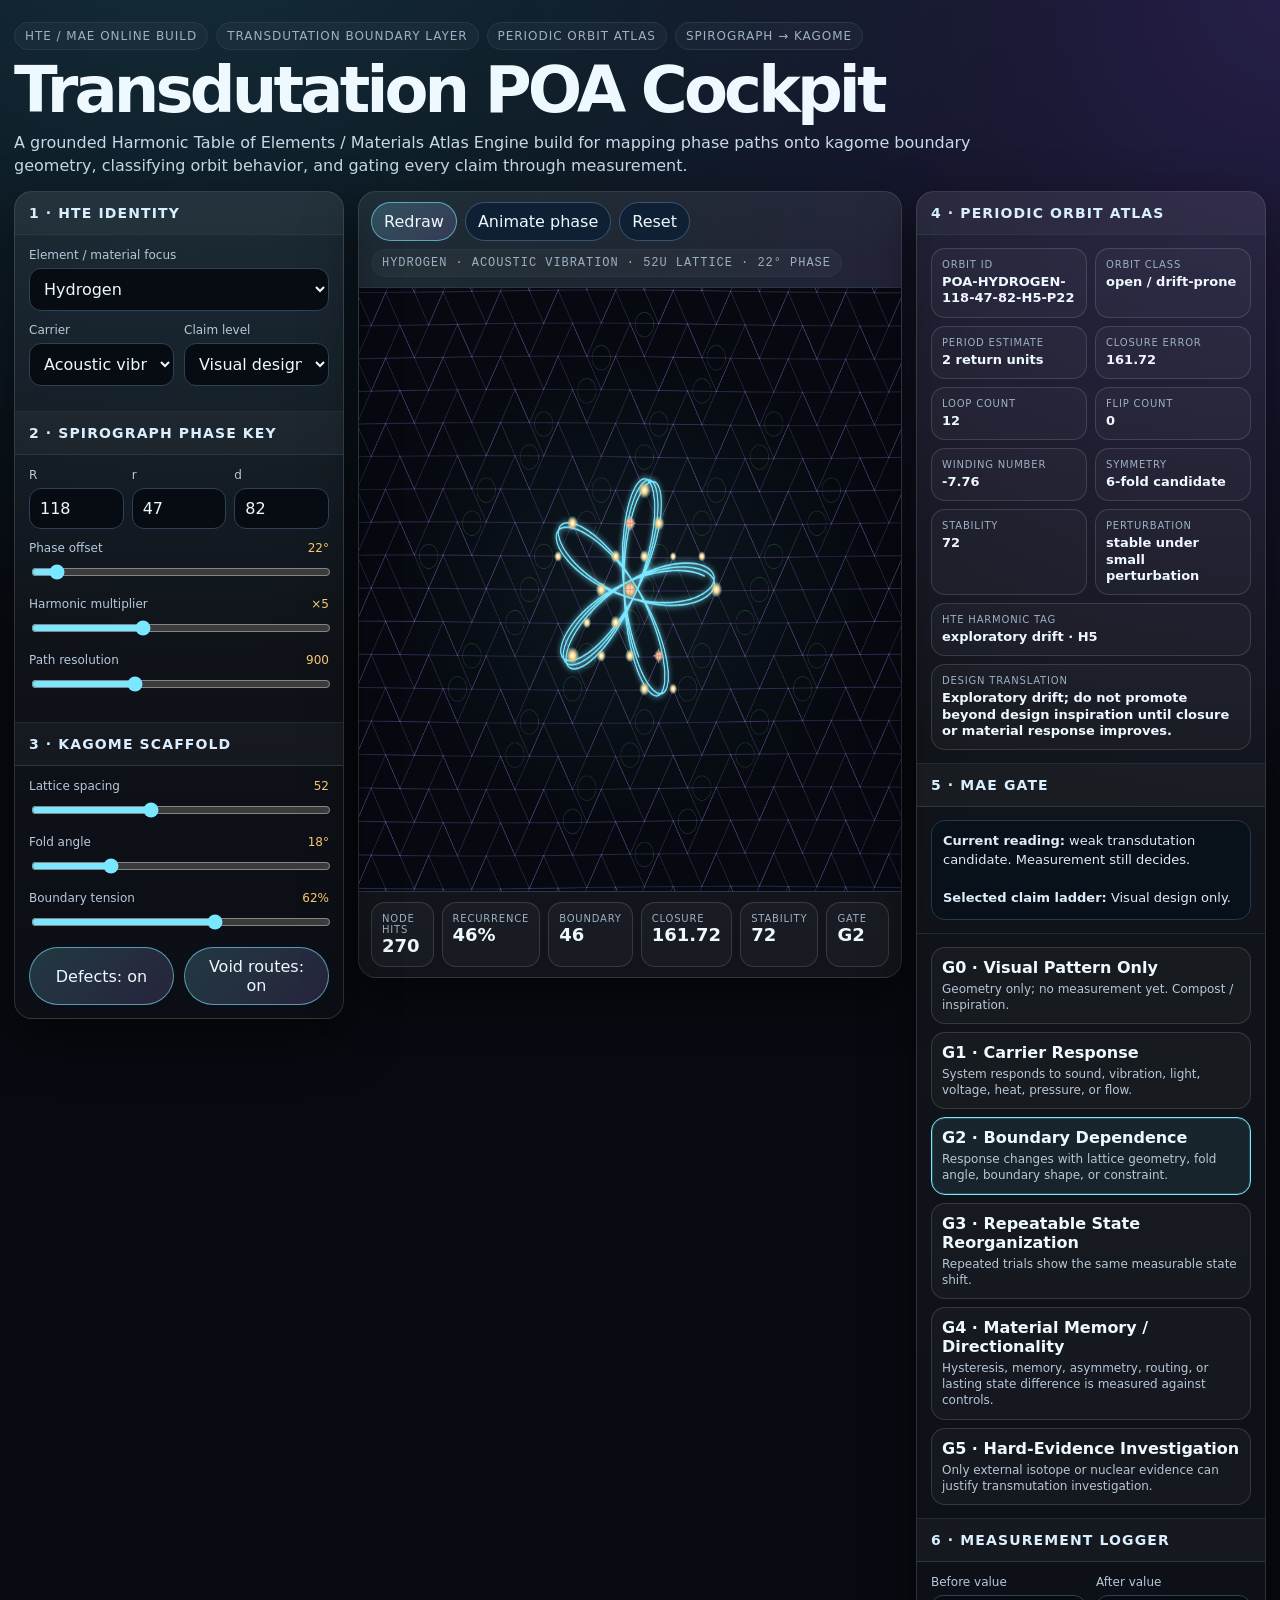
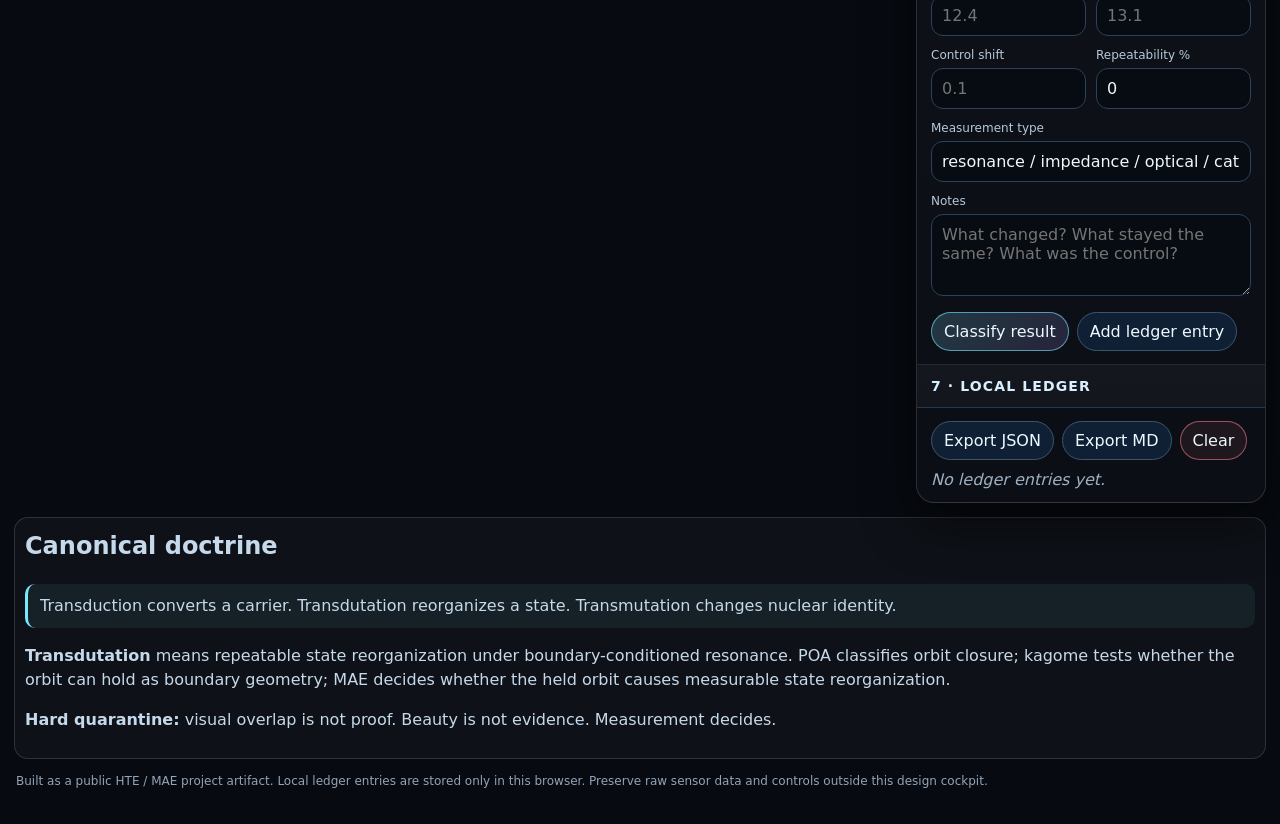
<file: index.html>
<!doctype html>
<html lang="en">
<head>
<meta charset="utf-8" />
<meta name="viewport" content="width=device-width,initial-scale=1,viewport-fit=cover" />
<title>HTE / MAE — Transdutation POA Cockpit</title>
<link rel="stylesheet" href="styles.css" />
</head>
<body>
<div class="wrap">
<header>
<div class="chips"><span class="chip">HTE / MAE online build</span><span class="chip">Transdutation Boundary Layer</span><span class="chip">Periodic Orbit Atlas</span><span class="chip">Spirograph → Kagome</span></div>
<h1>Transdutation POA Cockpit</h1>
<p class="sub">A grounded Harmonic Table of Elements / Materials Atlas Engine build for mapping phase paths onto kagome boundary geometry, classifying orbit behavior, and gating every claim through measurement.</p>
</header>
<main class="grid">
<aside class="card sticky">
<h2>1 · HTE identity</h2><div class="section">
<div class="control"><label>Element / material focus</label><select id="material"><option>Hydrogen</option><option>Carbon</option><option>Silicon</option><option>Nickel</option><option>Platinum</option><option>Copper</option><option>Iron</option><option>Water film</option><option>Graphene</option><option>Piezo ceramic</option><option>Catalytic alloy</option><option>Custom material</option></select></div>
<div class="control" id="customWrap" style="display:none"><label>Custom material</label><input id="custom" value="My material"></div>
<div class="row"><div class="control"><label>Carrier</label><select id="carrier"><option>Acoustic vibration</option><option>Mechanical pressure</option><option>Light / optical pulse</option><option>Weak EM field</option><option>Thermal gradient</option><option>Pulsed voltage</option><option>Fluid flow</option></select></div><div class="control"><label>Claim level</label><select id="claim"><option>Visual design only</option><option>Carrier response</option><option>Boundary-dependent response</option><option>State reorganization</option><option>Material memory</option><option>Nuclear evidence required</option></select></div></div>
</div>
<h2>2 · Spirograph phase key</h2><div class="section">
<div class="row3"><div class="control"><label>R</label><input id="R" type="number" min="20" max="260" value="118"></div><div class="control"><label>r</label><input id="r" type="number" min="8" max="160" value="47"></div><div class="control"><label>d</label><input id="d" type="number" min="5" max="180" value="82"></div></div>
<div class="control"><div class="rangehead"><label>Phase offset</label><span class="val" id="vPhase"></span></div><input id="phase" type="range" min="0" max="360" value="22"></div>
<div class="control"><div class="rangehead"><label>Harmonic multiplier</label><span class="val" id="vH"></span></div><input id="harmonic" type="range" min="1" max="12" value="5"></div>
<div class="control"><div class="rangehead"><label>Path resolution</label><span class="val" id="vSamples"></span></div><input id="samples" type="range" min="240" max="2200" step="20" value="900"></div>
</div>
<h2>3 · Kagome scaffold</h2><div class="section">
<div class="control"><div class="rangehead"><label>Lattice spacing</label><span class="val" id="vSpacing"></span></div><input id="spacing" type="range" min="26" max="92" value="52"></div>
<div class="control"><div class="rangehead"><label>Fold angle</label><span class="val" id="vFold"></span></div><input id="fold" type="range" min="0" max="72" value="18"></div>
<div class="control"><div class="rangehead"><label>Boundary tension</label><span class="val" id="vTension"></span></div><input id="tension" type="range" min="0" max="100" value="62"></div>
<div class="row"><button id="defects" class="primary" type="button">Defects: on</button><button id="voids" class="primary" type="button">Void routes: on</button></div>
</div></aside>
<section class="card vizcard"><div class="vizbar"><div class="btns"><button id="redraw" class="primary" type="button">Redraw</button><button id="animate" type="button">Animate phase</button><button id="reset" type="button">Reset</button></div><span class="chip mono" id="readout">mode pending</span></div><canvas id="cv" width="980" height="820"></canvas><div class="metrics"><div class="metric"><small>Node hits</small><b id="mHits">0</b></div><div class="metric"><small>Recurrence</small><b id="mRec">0%</b></div><div class="metric"><small>Boundary</small><b id="mBoundary">0</b></div><div class="metric"><small>Closure</small><b id="mClosure">0</b></div><div class="metric"><small>Stability</small><b id="mStability">0</b></div><div class="metric"><small>Gate</small><b id="mGate">G0</b></div></div></section>
<aside class="card sticky"><h2>4 · Periodic Orbit Atlas</h2><div class="section"><div class="atlas"><div class="atlasbox"><small>Orbit ID</small><b id="oId">—</b></div><div class="atlasbox"><small>Orbit class</small><b id="oClass">—</b></div><div class="atlasbox"><small>Period estimate</small><b id="oPeriod">—</b></div><div class="atlasbox"><small>Closure error</small><b id="oClosure">—</b></div><div class="atlasbox"><small>Loop count</small><b id="oLoops">—</b></div><div class="atlasbox"><small>Flip count</small><b id="oFlips">—</b></div><div class="atlasbox"><small>Winding number</small><b id="oWinding">—</b></div><div class="atlasbox"><small>Symmetry</small><b id="oSym">—</b></div><div class="atlasbox"><small>Stability</small><b id="oStab">—</b></div><div class="atlasbox"><small>Perturbation</small><b id="oPert">—</b></div><div class="atlasbox wide"><small>HTE harmonic tag</small><b id="oTag">—</b></div><div class="atlasbox wide"><small>Design translation</small><b id="oTrans">—</b></div></div></div>
<h2>5 · MAE gate</h2><div class="section"><div class="claim" id="claimText"></div></div><div class="section gate" id="gateList"></div>
<h2>6 · Measurement logger</h2><div class="section"><div class="row"><div class="control"><label>Before value</label><input id="before" type="number" step="any" placeholder="12.4"></div><div class="control"><label>After value</label><input id="after" type="number" step="any" placeholder="13.1"></div></div><div class="row"><div class="control"><label>Control shift</label><input id="control" type="number" step="any" placeholder="0.1"></div><div class="control"><label>Repeatability %</label><input id="repeat" type="number" min="0" max="100" value="0"></div></div><div class="control"><label>Measurement type</label><input id="measure" value="resonance / impedance / optical / catalytic / acoustic"></div><div class="control"><label>Notes</label><textarea id="notes" placeholder="What changed? What stayed the same? What was the control?"></textarea></div><div class="btns"><button id="classify" class="primary" type="button">Classify result</button><button id="addLog" type="button">Add ledger entry</button></div></div>
<h2>7 · Local ledger</h2><div class="section"><div class="btns" style="margin-bottom:10px"><button id="exportJson">Export JSON</button><button id="exportMd">Export MD</button><button id="clearLog" class="warn">Clear</button></div><div class="loglist" id="logList"><span class="empty">No ledger entries yet.</span></div></div></aside>
</main>
<section class="doctrine"><h2 style="margin-top:0">Canonical doctrine</h2><blockquote>Transduction converts a carrier. Transdutation reorganizes a state. Transmutation changes nuclear identity.</blockquote><p><b>Transdutation</b> means repeatable state reorganization under boundary-conditioned resonance. POA classifies orbit closure; kagome tests whether the orbit can hold as boundary geometry; MAE decides whether the held orbit causes measurable state reorganization.</p><p><b>Hard quarantine:</b> visual overlap is not proof. Beauty is not evidence. Measurement decides.</p></section>
<p class="foot">Built as a public HTE / MAE project artifact. Local ledger entries are stored only in this browser. Preserve raw sensor data and controls outside this design cockpit.</p>
</div>
<script src="app.js"></script>
</body>
</html>
</file>
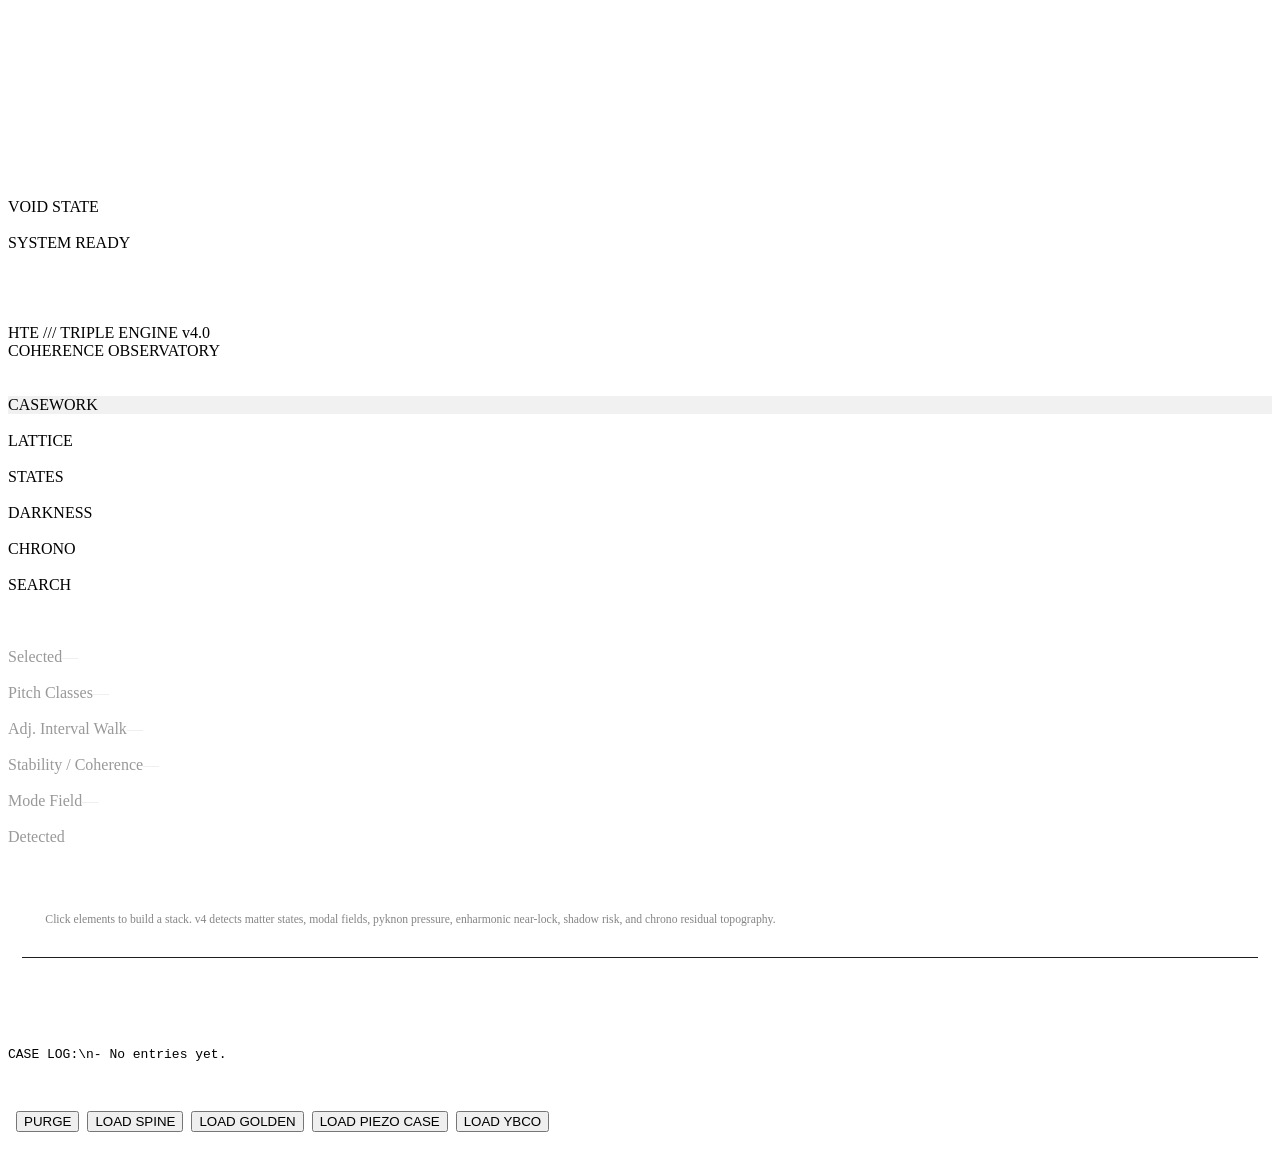
<file: HTE4_observatory.html>
﻿<!DOCTYPE html><html lang="en"><head>  <meta charset="UTF-8" />  <meta name="viewport" content="width=device-width, initial-scale=1.0" />  <title>HTE /// TRIPLE ENGINE v4.0 OBSERVATORY</title>  <style>    :root{      --bg:#030303;      --panel:#070707;      --panel2:#0c0c0c;      --ink:#e5e5e5;      --muted:#7d7d7d;      --line:#202020;      --gold:#ffd700;      --shadow:#a020f0;      --plasma:#00e5ff;      --armor:#ff3b3b;      --piezo:#7cff00;      --fifth:#00bfff;      --dorian:#55ffaa;      --phrygian:#ff5555;      --lydian:#c8ff7a;      --locrian:#ff00aa;      --chrono:#8ab4ff;      --dark:#6b38ff;      --hot:#ffffff;    }*{box-sizing:border-box}
body{  margin:0;  height:100vh;  display:flex;  overflow:hidden;  background:    radial-gradient(1000px 800px at 30% 45%, #0e0e12 0%, #050505 58%, #000 100%);  color:var(--ink);  font-family:ui-monospace, SFMono-Regular, Menlo, Monaco, Consolas, "Courier New", monospace;}
#left{  width:60%;  position:relative;  display:flex;  align-items:center;  justify-content:center;  border-right:1px solid var(--line);  overflow:hidden;}
#right{  width:40%;  background:var(--panel);  display:flex;  flex-direction:column;  min-width:420px;}
canvas{  width:min(88%, 820px);  height:min(88%, 820px);  border:1px solid #151515;  background:#000;  box-shadow:    0 0 90px rgba(255,255,255,0.045),    inset 0 0 60px rgba(255,255,255,0.025);}
#hud{  position:absolute;  bottom:20px;  width:100%;  text-align:center;  pointer-events:none;}
#hudTitle{  font-size:2.05rem;  font-weight:900;  letter-spacing:1px;  color:#666;  text-shadow:0 0 18px currentColor;}
#hudSub{  margin-top:8px;  font-size:0.76rem;  letter-spacing:3px;  text-transform:uppercase;  color:#777;}
#topbar{  padding:14px 14px 10px;  background:#050505;  border-bottom:1px solid var(--line);  display:flex;  justify-content:space-between;  gap:12px;  align-items:center;}
.brand{  font-size:0.88rem;  letter-spacing:2px;  color:#aaa;  text-transform:uppercase;  font-weight:900;  line-height:1.25;}
.tabs{  display:flex;  flex-wrap:wrap;  justify-content:flex-end;  gap:6px;}
.tab{  padding:7px 9px;  border:1px solid #222;  border-radius:10px;  background:#0b0b0b;  color:#bdbdbd;  cursor:pointer;  font-size:0.68rem;  letter-spacing:1px;  text-transform:uppercase;  font-weight:900;  transition:120ms;  user-select:none;}
.tab:hover{border-color:#444;color:#fff;background:#121212}.tab.active{border-color:#fff;color:#000;background:#f1f1f1}
#summary{  padding:12px 14px;  border-bottom:1px solid var(--line);  display:grid;  gap:8px;  background:#060606;}
.row{  display:flex;  justify-content:space-between;  gap:10px;  flex-wrap:wrap;  font-size:0.82rem;}
.label{color:#999}.val{color:#ececec;text-align:right}
#tags{display:flex; flex-wrap:wrap; gap:6px; justify-content:flex-end; max-width:72%;}
.tag,.pill{  display:inline-block;  padding:3px 8px;  border:1px solid #2a2a2a;  border-radius:999px;  font-size:0.68rem;  letter-spacing:1px;  text-transform:uppercase;  color:#cfcfcf;  background:#0a0a0a;  white-space:nowrap;}
.gold{border-color:rgba(255,215,0,.55); color:var(--gold)}.shadow{border-color:rgba(160,32,240,.55); color:var(--shadow)}.plasma{border-color:rgba(0,229,255,.55); color:var(--plasma)}.armor{border-color:rgba(255,59,59,.55); color:var(--armor)}.piezo{border-color:rgba(124,255,0,.55); color:var(--piezo)}.fifth{border-color:rgba(0,191,255,.55); color:var(--fifth)}.dorian{border-color:rgba(85,255,170,.55); color:var(--dorian)}.phrygian{border-color:rgba(255,85,85,.55); color:var(--phrygian)}.lydian{border-color:rgba(200,255,122,.55); color:var(--lydian)}.locrian{border-color:rgba(255,0,170,.55); color:var(--locrian)}.dark{border-color:rgba(107,56,255,.65); color:var(--dark)}.chrono{border-color:rgba(138,180,255,.65); color:var(--chrono)}
#modePane{flex:1; overflow:auto;}.pane{display:none;}.pane.active{display:block;}
.box{  padding:12px 14px;  border-top:1px solid var(--line);  background:#070707;}
.hint{color:#858585;font-size:0.73rem;line-height:1.45}.small{font-size:0.78rem; color:#cfcfcf; line-height:1.45}.hr{height:1px;background:#1f1f1f;margin:10px 0;}
#gridwrap{padding:12px 14px;}#grid{display:grid; grid-template-columns:repeat(8,1fr); gap:4px;}
.key{  aspect-ratio:1/1;  border:1px solid #242424;  background:#090909;  display:flex;  flex-direction:column;  align-items:center;  justify-content:center;  cursor:pointer;  user-select:none;  transition:120ms;  border-radius:6px;}
.key:hover{background:#121212;border-color:#3a3a3a}.sym{font-weight:900;font-size:0.92rem}.z{font-size:0.60rem;color:#8a8a8a}
.key.active{  background:#f1f1f1;  color:#000;  border-color:#fff;  box-shadow:0 0 18px rgba(255,255,255,.35);  transform:translateY(-1px);}
pre{  margin:0;  padding:12px 14px;  border-top:1px solid var(--line);  color:#cfcfcf;  font-size:0.76rem;  line-height:1.45;  white-space:pre-wrap;  background:#060606;}
input,select,textarea{  width:100%;  padding:10px 10px;  border:1px solid #262626;  background:#0b0b0b;  color:#eaeaea;  border-radius:12px;  outline:none;  font-family:inherit;  font-weight:900;  letter-spacing:.5px;}
textarea{min-height:82px; resize:vertical; font-weight:500; line-height:1.35;}
.twoCol{display:grid;grid-template-columns:1fr 1fr;gap:10px;}.threeCol{display:grid;grid-template-columns:1fr 1fr 1fr;gap:10px;}
#footer{  border-top:1px solid var(--line);  padding:10px 14px;  display:flex;  gap:8px;  background:#050505;  flex-wrap:wrap;}
button{  flex:1;  min-width:120px;  padding:11px 10px;  background:#111;  color:#bdbdbd;  border:1px solid #262626;  cursor:pointer;  font-weight:900;  letter-spacing:1px;  transition:150ms;  border-radius:12px;  font-family:inherit;  text-transform:uppercase;  font-size:0.72rem;}
button:hover{background:#1b1b1b;color:#fff;border-color:#3a3a3a}
.metricGrid{display:grid;grid-template-columns:1fr 1fr;gap:8px;}.metric{  border:1px solid #1e1e1e;  border-radius:12px;  padding:10px;  background:#090909;}.metric .mLabel{font-size:.67rem; color:#888; text-transform:uppercase; letter-spacing:1px;}.metric .mVal{font-size:1.05rem; margin-top:4px; font-weight:900;}
@media(max-width:1000px){  body{flex-direction:column; overflow:auto; height:auto;}  #left,#right{width:100%; min-width:0; height:auto;}  #left{height:56vh;}  #right{min-height:44vh;}  canvas{width:92%;height:92%;}}
  </style></head><body>  <div id="left">    <canvas id="scope"></canvas>    <div id="hud">      <div id="hudTitle">VOID STATE</div>      <div id="hudSub">SYSTEM READY</div>    </div>  </div> <div id="right">    <div id="topbar">      <div class="brand">HTE /// TRIPLE ENGINE v4.0<br/>COHERENCE OBSERVATORY</div>      <div class="tabs">        <div class="tab active" data-tab="casework">CASEWORK</div>        <div class="tab" data-tab="lattice">LATTICE</div>        <div class="tab" data-tab="states">STATES</div>        <div class="tab" data-tab="darkness">DARKNESS</div>        <div class="tab" data-tab="chrono">CHRONO</div>        <div class="tab" data-tab="search">SEARCH</div>      </div>    </div><div id="summary">  <div class="row"><span class="label">Selected</span><span class="val" id="sel">—</span></div>  <div class="row"><span class="label">Pitch Classes</span><span class="val" id="pcs">—</span></div>  <div class="row"><span class="label">Adj. Interval Walk</span><span class="val" id="ints">—</span></div>  <div class="row"><span class="label">Stability / Coherence</span><span class="val" id="stab">—</span></div>  <div class="row"><span class="label">Mode Field</span><span class="val" id="modeField">—</span></div>  <div class="row"><span class="label">Detected</span><span class="val" id="tags"></span></div></div>
<div id="modePane">  <div class="pane active" id="pane-casework">    <div id="gridwrap">      <div class="hint">        Click elements to build a stack. v4 detects matter states, modal fields, pyknon pressure, enharmonic near-lock, shadow risk, and chrono residual topography.      </div>      <div class="hr"></div>      <div id="grid"></div>    </div>    <pre id="caseLog">CASE LOG:\n- No entries yet.</pre>  </div>
  <div class="pane" id="pane-lattice">    <div class="box">      <div class="small">        Lost Pythagorean expansion layer. This panel upgrades the old flat mod-12 HTE ring with modal topology, tetrachord zones, pyknon density, and enharmonic near-lock states.      </div>      <div class="hr"></div>      <div class="metricGrid">        <div class="metric"><div class="mLabel">Best Mode</div><div class="mVal" id="mBest">—</div></div>        <div class="metric"><div class="mLabel">Mode Match</div><div class="mVal" id="mMatch">—</div></div>        <div class="metric"><div class="mLabel">Pyknon Density</div><div class="mVal" id="mPyknon">—</div></div>        <div class="metric"><div class="mLabel">Near-Lock</div><div class="mVal" id="mNear">—</div></div>      </div>      <div class="hr"></div>      <pre id="latticeLog">LATTICE:\n- —</pre>    </div>  </div>
  <div class="pane" id="pane-states">    <div class="box">      <div class="small">        Matter states are behavioral coherence regimes, not new elements. v4 estimates state subtypes and recommends stabilizers or stress tests.      </div>      <div class="hr"></div>      <div class="metricGrid">        <div class="metric"><div class="mLabel">Gold Score</div><div class="mVal" id="sGold">—</div></div>        <div class="metric"><div class="mLabel">Armor Score</div><div class="mVal" id="sArmor">—</div></div>        <div class="metric"><div class="mLabel">Piezo Score</div><div class="mVal" id="sPiezo">—</div></div>        <div class="metric"><div class="mLabel">Shadow Score</div><div class="mVal" id="sShadow">—</div></div>      </div>      <div class="hr"></div>      <pre id="stateLog">STATE ANALYSIS:\n- —</pre>    </div>  </div>
  <div class="pane" id="pane-darkness">    <div class="box">      <div class="small">        Darkness Functional layer: D = Observed - Explained. Here it is simulated as residual pressure not explained by visible stability and modal coherence.      </div>      <div class="hr"></div>      <div class="twoCol">        <div>          <div class="label">Observed Behavior</div>          <input id="obsInput" type="number" value="1.00" step="0.05" />        </div>        <div>          <div class="label">Expected Behavior</div>          <input id="expInput" type="number" value="0.65" step="0.05" />        </div>      </div>      <div class="hr"></div>      <button onclick="analyze(true)">RECOMPUTE DARKNESS</button>      <div class="hr"></div>      <pre id="darkLog">DARKNESS:\n- —</pre>    </div>  </div>
  <div class="pane" id="pane-chrono">    <div class="box">      <div class="small">        Chronogradient layer maps residual terrain: Theta = rho * t. This is a topography prototype, not a physics claim. Use it to simulate mass-time ridges and residual basins.      </div>      <div class="hr"></div>      <div class="threeCol">        <div><div class="label">rho</div><input id="rhoInput" type="number" value="1.0" step="0.1" /></div>        <div><div class="label">t</div><input id="timeInput" type="number" value="5.0" step="0.1" /></div>        <div><div class="label">gamma</div><input id="gammaInput" type="number" value="0.06" step="0.005" /></div>      </div>      <div class="hr"></div>      <button onclick="analyze(true)">UPDATE CHRONO TERRAIN</button>      <div class="hr"></div>      <pre id="chronoLog">CHRONO:\n- —</pre>    </div>  </div>
  <div class="pane" id="pane-search">    <div class="box">      <div class="label">Target</div>      <select id="searchType">        <option value="gold">Gold State</option>        <option value="shadow">Shadow State</option>        <option value="piezo">Piezo State</option>        <option value="armor">Armor State</option>        <option value="dorian">Dorian Field</option>        <option value="phrygian">Phrygian Field</option>        <option value="fifthladder">Fifth Ladder</option>        <option value="contains">Contains Elements</option>      </select>      <div class="hr"></div>      <div class="twoCol">        <div><div class="label">Must include</div><input id="mustInclude" placeholder="e.g., Fe,Ca or 26,20" /></div>        <div><div class="label">Max results</div><input id="maxResults" type="number" min="1" max="200" value="25" /></div>      </div>      <div class="hr"></div>      <button onclick="runSearch()">RUN SEARCH</button>      <div class="hr"></div>      <pre id="searchOut">SEARCH:\n- —</pre>    </div>  </div></div>
<div id="footer">  <button onclick="resetAll()">PURGE</button>  <button onclick="loadSpine()">LOAD SPINE</button>  <button onclick="loadGolden()">LOAD GOLDEN</button>  <button onclick="loadPiezoCase()">LOAD PIEZO CASE</button>  <button onclick="loadYBCO()">LOAD YBCO</button></div>
  </div><script>/* =========================   1) ELEMENT DATABASE 1–88   ========================= */const DB = [  ["H"],["He"],["Li"],["Be"],["B"],["C"],["N"],["O"],["F"],["Ne"],  ["Na"],["Mg"],["Al"],["Si"],["P"],["S"],["Cl"],["Ar"],["K"],["Ca"],  ["Sc"],["Ti"],["V"],["Cr"],["Mn"],["Fe"],["Co"],["Ni"],["Cu"],["Zn"],  ["Ga"],["Ge"],["As"],["Se"],["Br"],["Kr"],["Rb"],["Sr"],["Y"],["Zr"],  ["Nb"],["Mo"],["Tc"],["Ru"],["Rh"],["Pd"],["Ag"],["Cd"],["In"],["Sn"],  ["Sb"],["Te"],["I"],["Xe"],["Cs"],["Ba"],["La"],["Ce"],["Pr"],["Nd"],  ["Pm"],["Sm"],["Eu"],["Gd"],["Tb"],["Dy"],["Ho"],["Er"],["Tm"],["Yb"],  ["Lu"],["Hf"],["Ta"],["W"],["Re"],["Os"],["Ir"],["Pt"],["Au"],["Hg"],  ["Tl"],["Pb"],["Bi"],["Po"],["At"],["Rn"],["Fr"],["Ra"]].map((s,i)=>({z:i+1,s:s[0]}));
const SYM2Z = new Map(DB.map(e=>[e.s.toLowerCase(),e.z]));
/* =========================   2) CORE MAPS   ========================= */const PITCH = ["C","C#","D","Eb","E","F","F#","G","Ab","A","Bb","B"];function mod12(x){return ((x%12)+12)%12;}function pc(z){return z%12;}function pitchLabel(p){return PITCH[p];}function interval(a,b){return mod12(b-a);}function absCyclicDist(a,b){let d=Math.abs(a-b)%12; return d>6?12-d:d;}function clamp01(x){return Math.max(0,Math.min(1,x));}
const MODES = {  Ionian:[0,2,4,5,7,9,11],  Dorian:[0,2,3,5,7,9,10],  Phrygian:[0,1,3,5,7,8,10],  Lydian:[0,2,4,6,7,9,11],  Mixolydian:[0,2,4,5,7,9,10],  Aeolian:[0,2,3,5,7,8,10],  Locrian:[0,1,3,5,6,8,10]};
const MODE_MEANING = {  Ionian:"structural clarity / closure",  Dorian:"recovery under tension / resilient ascent",  Phrygian:"threshold pressure / boundary compression",  Lydian:"expansion / lift / field extension",  Mixolydian:"open continuity / communal field",  Aeolian:"memory gravity / reflective descent",  Locrian:"fracture / collapse risk / unstable axis"};
const MODE_CLASS = {  Ionian:"",  Dorian:"dorian",  Phrygian:"phrygian",  Lydian:"lydian",  Mixolydian:"fifth",  Aeolian:"shadow",  Locrian:"locrian"};
const W = new Map([[0,3.0],[7,2.0],[5,1.5],[4,1.5],[3,1.2],[6,-2.0],[1,-1.0],[2,-1.0],[10,-1.0],[11,-1.0],[8,-0.6],[9,-0.6]]);function weight(iv){return W.has(iv)?W.get(iv):0;}function stabilityScore(pcsUniq){  let s=0;  for(let i=0;i<pcsUniq.length;i++) for(let j=i+1;j<pcsUniq.length;j++) s += weight(interval(pcsUniq[i],pcsUniq[j]));  return s;}
/* =========================   3) UI REFS   ========================= */const grid=document.getElementById("grid");const elSel=document.getElementById("sel");const elPcs=document.getElementById("pcs");const elInts=document.getElementById("ints");const elStab=document.getElementById("stab");const elModeField=document.getElementById("modeField");const elTags=document.getElementById("tags");const hudTitle=document.getElementById("hudTitle");const hudSub=document.getElementById("hudSub");const caseLog=document.getElementById("caseLog");const latticeLog=document.getElementById("latticeLog");const stateLog=document.getElementById("stateLog");const darkLog=document.getElementById("darkLog");const chronoLog=document.getElementById("chronoLog");
const mBest=document.getElementById("mBest"), mMatch=document.getElementById("mMatch"), mPyknon=document.getElementById("mPyknon"), mNear=document.getElementById("mNear");const sGold=document.getElementById("sGold"), sArmor=document.getElementById("sArmor"), sPiezo=document.getElementById("sPiezo"), sShadow=document.getElementById("sShadow");
const obsInput=document.getElementById("obsInput"), expInput=document.getElementById("expInput");const rhoInput=document.getElementById("rhoInput"), timeInput=document.getElementById("timeInput"), gammaInput=document.getElementById("gammaInput");const searchType=document.getElementById("searchType"), mustInclude=document.getElementById("mustInclude"), maxResults=document.getElementById("maxResults"), searchOut=document.getElementById("searchOut");
/* =========================   4) TABS   ========================= */document.querySelectorAll(".tab").forEach(t=>{  t.addEventListener("click",()=>{    document.querySelectorAll(".tab").forEach(x=>x.classList.remove("active"));    t.classList.add("active");    document.querySelectorAll(".pane").forEach(p=>p.classList.remove("active"));    document.getElementById("pane-"+t.dataset.tab).classList.add("active");  });});
/* =========================   5) STATE   ========================= */let active=[];let lastStateLabel="VOID";let lastStab=0;let time=0;let currentColor="#666";let currentLabel="VOID STATE";let currentSub="SYSTEM READY";
/* =========================   6) GRID   ========================= */function initGrid(){  DB.forEach(e=>{    const d=document.createElement("div");    d.className="key";    d.id="key-"+e.z;    d.innerHTML=`<div class="sym">${e.s}</div><div class="z">${e.z}</div>`;    d.onclick=()=>toggle(e.z);    grid.appendChild(d);  });}initGrid();
function toggle(z){  const idx=active.findIndex(e=>e.z===z);  const btn=document.getElementById("key-"+z);  if(idx>=0){active.splice(idx,1); btn.className="key";}  else{const e=DB[z-1]; active.push({z:e.z,s:e.s,pc:pc(e.z)}); btn.classList.add("active");}  analyze(true);}function resetAll(){  active.forEach(e=>{const b=document.getElementById("key-"+e.z); if(b)b.className="key";});  active=[]; analyze(true);}function setSelection(zs){resetAll(); zs.forEach(z=>toggle(z));}function loadSpine(){setSelection([1,8,15,22,29,36]);}function loadGolden(){setSelection([33,36,41]);}function loadPiezoCase(){setSelection([10,26,20]);}function loadYBCO(){setSelection([39,56,29,8]);}
/* =========================   7) DETECTORS   ========================= */function tagHtml(label,cls){return `<span class="tag ${cls||""}">${label}</span>`;}
function hasTriad(pcsSet,type){  const roots=[];  for(let r=0;r<12;r++){    let need=[];    if(type==="maj") need=[r,mod12(r+4),mod12(r+7)];    if(type==="min") need=[r,mod12(r+3),mod12(r+7)];    if(type==="dim") need=[r,mod12(r+3),mod12(r+6)];    if(type==="aug") need=[r,mod12(r+4),mod12(r+8)];    if(need.every(x=>pcsSet.has(x))) roots.push(r);  }  return roots;}function detectPiezo(pcsArr){  const uniq=[...new Set(pcsArr)];  for(let i=0;i<uniq.length;i++) for(let j=i+1;j<uniq.length;j++) if(absCyclicDist(uniq[i],uniq[j])===6) return true;  return false;}function detectArmor(pcsArr){  const uniq=[...new Set(pcsArr)].sort((a,b)=>a-b);  if(uniq.length<3)return false;  const ring=uniq.concat(uniq.map(x=>x+12));  for(let i=0;i<uniq.length;i++) for(let j=i+2;j<i+uniq.length && j<ring.length;j++) if(j-i+1>=3 && ring[j]-ring[i]<=2) return true;  return false;}function detectFifthLadder(zs){  const set=new Set(zs); let best=[];  zs.forEach(z=>{if(!set.has(z-7)){const chain=[z]; let cur=z; while(set.has(cur+7)){cur+=7; chain.push(cur);} if(chain.length>best.length)best=chain;}});  return best.length>=3?best:null;}
function histogram(pcsArr){  const h=Array(12).fill(0);  pcsArr.forEach(p=>h[p]++);  const total=pcsArr.length || 1;  return h.map(x=>x/total);}function cosine(a,b){  let dot=0,na=0,nb=0;  for(let i=0;i<a.length;i++){dot+=a[i]*b[i];na+=a[i]*a[i];nb+=b[i]*b[i];}  return na&&nb?dot/(Math.sqrt(na)*Math.sqrt(nb)):0;}function modeTemplate(mode,root){  const t=Array(12).fill(0);  MODES[mode].forEach(d=>t[mod12(root+d)]=1);  return t;}function bestMode(pcsArr){  const h=histogram(pcsArr);  let best={mode:"—",root:0,score:0};  Object.keys(MODES).forEach(mode=>{    for(let r=0;r<12;r++){      const sc=cosine(h,modeTemplate(mode,r));      if(sc>best.score) best={mode,root:r,score:sc};    }  });  return best;}function pyknonDensity(pcsUniq){  if(pcsUniq.length<2)return 0;  let close=0,total=0;  for(let i=0;i<pcsUniq.length;i++) for(let j=i+1;j<pcsUniq.length;j++){total++; if(absCyclicDist(pcsUniq[i],pcsUniq[j])<=2) close++;}  return total?close/total:0;}function nearLockScore(pcsUniq,target=7){  if(!pcsUniq.length)return 0;  const d=Math.min(...pcsUniq.map(p=>absCyclicDist(p,target)));  return 1/(1+d);}function countClass(pcsArr,...classes){return pcsArr.filter(p=>classes.includes(p)).length/(pcsArr.length||1);}
function stateScores(pcsArr,pcsUniq,stab){  const gold = clamp01(0.45*countClass(pcsArr,7)+0.20*countClass(pcsArr,5)+0.20*countClass(pcsArr,3,4)+0.15*Math.max(0,stab/4));  const armor = clamp01(0.25*countClass(pcsArr,5)+0.25*countClass(pcsArr,7)+0.20*countClass(pcsArr,8)+0.20*countClass(pcsArr,10)+0.10*countClass(pcsArr,0) - 0.15*countClass(pcsArr,1,6));  const piezo = clamp01(0.35*(detectPiezo(pcsArr)?1:0)+0.18*countClass(pcsArr,5)+0.18*countClass(pcsArr,7)+0.15*countClass(pcsArr,3,4)+0.14*countClass(pcsArr,8,9));  const py = pyknonDensity(pcsUniq);  const boundary = countClass(pcsArr,1,6);  const visible = Math.max(0.1, 0.35+Math.max(0,stab)/6+gold*0.35+armor*0.2);  const shadow = clamp01((boundary+py+Math.max(0,-stab/5))/visible);  return {gold,armor,piezo,shadow};}
function computeState(){  if(!active.length) return {label:"VOID",modeName:"VOID STATE",status:"SYSTEM READY",color:"#666",tags:[],pcsUniq:[],pcsArr:[],zs:[],stab:0,mode:{mode:"—",root:0,score:0},py:0,near:0,scores:{gold:0,armor:0,piezo:0,shadow:0},dark:0,chrono:{theta:0,clock:1,chronoClass:0}};
  const pcsArr=active.map(e=>e.pc);  const pcsUniq=[...new Set(pcsArr)].sort((a,b)=>a-b);  const pcsSet=new Set(pcsUniq);  const zs=active.map(e=>e.z).sort((a,b)=>a-b);  const stab=stabilityScore(pcsUniq);  const mode=bestMode(pcsArr);  const py=pyknonDensity(pcsUniq);  const near=nearLockScore(pcsUniq,7);  const scores=stateScores(pcsArr,pcsUniq,stab);
  const maj=hasTriad(pcsSet,"maj"), dim=hasTriad(pcsSet,"dim"), aug=hasTriad(pcsSet,"aug"), min=hasTriad(pcsSet,"min");  const piezo=detectPiezo(pcsArr), armor=detectArmor(pcsArr), ladder=detectFifthLadder(zs);
  const tags=[];  if(maj.length) tags.push(tagHtml(`GOLD r=${maj.map(pitchLabel).join(",")}`,"gold"));  if(dim.length) tags.push(tagHtml(`SHADOW r=${dim.map(pitchLabel).join(",")}`,"shadow"));  if(aug.length) tags.push(tagHtml(`PLASMA r=${aug.map(pitchLabel).join(",")}`,"plasma"));  if(min.length&&!maj.length) tags.push(tagHtml(`MIN r=${min.map(pitchLabel).join(",")}`,""));  if(armor) tags.push(tagHtml("ARMOR","armor"));  if(piezo) tags.push(tagHtml("PIEZO","piezo"));  if(ladder) tags.push(tagHtml(`FIFTH ${ladder.join("→")}`,"fifth"));  if(mode.score>.65) tags.push(tagHtml(`${mode.mode} FIELD`,MODE_CLASS[mode.mode]));  if(py>.33) tags.push(tagHtml("PYKNON","phrygian"));  if(scores.shadow>.65) tags.push(tagHtml("DARK RESIDUAL","dark"));
  let label="MIXED", modeName="MIXED STATE", status="GEOMETRY DETECTED", color="#fff";  const css=getComputedStyle(document.documentElement);  if(maj.length || scores.gold>.52){label="GOLD";modeName="GOLD STATE";status="STRUCTURAL-SPINE COHERENCE";color=css.getPropertyValue("--gold").trim();}  else if(dim.length || scores.shadow>.70){label="SHADOW";modeName="SHADOW STATE";status="HIDDEN TENSION / FALSE LOCK";color=css.getPropertyValue("--shadow").trim();}  else if(aug.length){label="PLASMA";modeName="PLASMA STATE";status="UNROOTED EXPANSION";color=css.getPropertyValue("--plasma").trim();}  else if(armor || scores.armor>.42){label="ARMOR";modeName="ARMOR STATE";status="LOAD DISPERSION / CORE PRESERVATION";color=css.getPropertyValue("--armor").trim();}  else if(piezo || scores.piezo>.40){label="PIEZO";modeName="PIEZO STATE";status="STRESS → ORDERED RESPONSE";color=css.getPropertyValue("--piezo").trim();}  else if(ladder){label="FIFTH";modeName="FIFTH-LADDER";status="CIRCLE-OF-FIFTHS WALK";color=css.getPropertyValue("--fifth").trim();}
  const obs=Number(obsInput.value)||1;  const exp=Number(expInput.value)||0;  const visible=0.5+Math.max(0,stab)/6+mode.score*0.4;  const dark=obs-exp-visible;
  const rho=Number(rhoInput.value)||0;  const tt=Number(timeInput.value)||0;  const gamma=Number(gammaInput.value)||0;  const theta=rho*tt;  const clock=1+gamma*theta;  const chronoClass=mod12(Math.round(theta));
  return {label,modeName,status,color,tags,pcsUniq,pcsArr,zs,stab,mode,py,near,scores,dark,chrono:{theta,clock,chronoClass}};}
/* =========================   8) ANALYZE / LOGS   ========================= */function nowStamp(){const d=new Date(); const p=n=>String(n).padStart(2,"0"); return `${d.getFullYear()}-${p(d.getMonth()+1)}-${p(d.getDate())} ${p(d.getHours())}:${p(d.getMinutes())}:${p(d.getSeconds())}`;}function symList(){return active.map(e=>`${e.s}${e.z}`).join(" ");}function pcsList(pcsUniq){return pcsUniq.map(p=>`${p}(${pitchLabel(p)})`).join(" ");}function zList(){return active.map(e=>e.z).sort((a,b)=>a-b).join(",");}function percent(x){return `${Math.round(x*100)}%`;}
function analyze(allowLog){  const state=computeState();
  if(!active.length){    elSel.textContent="—";elPcs.textContent="—";elInts.textContent="—";elStab.textContent="—";elModeField.textContent="—";elTags.innerHTML="";    hudTitle.textContent=state.modeName;hudSub.textContent=state.status;hudTitle.style.color=state.color;hudSub.style.color="#777";    currentColor=state.color;currentLabel=state.modeName;currentSub=state.status;    mBest.textContent=mMatch.textContent=mPyknon.textContent=mNear.textContent="—";    sGold.textContent=sArmor.textContent=sPiezo.textContent=sShadow.textContent="—";    latticeLog.textContent="LATTICE:\n- —"; stateLog.textContent="STATE ANALYSIS:\n- —"; darkLog.textContent="DARKNESS:\n- —"; chronoLog.textContent="CHRONO:\n- —";    lastStateLabel="VOID";lastStab=0;    return;  }
  const pcsUniq=state.pcsUniq;  const adj=[];  for(let i=0;i<pcsUniq.length;i++){const a=pcsUniq[i],b=pcsUniq[(i+1)%pcsUniq.length]; adj.push(mod12(b-a));}
  elSel.textContent=symList();  elPcs.textContent=pcsList(pcsUniq);  elInts.textContent=adj.join("-");  const coherence=clamp01((state.stab+5)/10);  elStab.textContent=`${state.stab.toFixed(2)} / ${percent(coherence)}`;  elModeField.textContent=`${state.mode.mode} ${pitchLabel(state.mode.root)} (${state.mode.score.toFixed(2)})`;  elTags.innerHTML=state.tags.join(" ");
  hudTitle.textContent=state.modeName;  hudSub.textContent=`${state.status} /// ${state.mode.mode.toUpperCase()} FIELD /// PYKNON ${percent(state.py)}`;  hudTitle.style.color=state.color;hudSub.style.color=state.color;  currentColor=state.color;currentLabel=state.modeName;currentSub=hudSub.textContent;
  mBest.textContent=`${state.mode.mode} ${pitchLabel(state.mode.root)}`;  mMatch.textContent=state.mode.score.toFixed(3);  mPyknon.textContent=percent(state.py);  mNear.textContent=state.near.toFixed(3);
  sGold.textContent=percent(state.scores.gold);  sArmor.textContent=percent(state.scores.armor);  sPiezo.textContent=percent(state.scores.piezo);  sShadow.textContent=percent(state.scores.shadow);
  latticeLog.textContent=`LATTICE:- Selected: ${symList()}- Pitch classes: ${pcsList(pcsUniq)}- Interval walk: ${adj.join("-")}- Best modal field: ${state.mode.mode} ${pitchLabel(state.mode.root)}- Meaning: ${MODE_MEANING[state.mode.mode] || "—"}- Pyknon density: ${percent(state.py)}- Enharmonic near-lock to Gold/class-7: ${state.near.toFixed(3)}- Tetrachord zones: ${pcsUniq.map(p=>Math.floor(p/3)).join("-")}- Exotic read: ${state.py>.33?"compressed / transition-pressure lattice":"open / low compression lattice"}`;
  stateLog.textContent=`STATE ANALYSIS:- Primary state: ${state.label}- Gold score: ${percent(state.scores.gold)}- Armor score: ${percent(state.scores.armor)}- Piezo score: ${percent(state.scores.piezo)}- Shadow score: ${percent(state.scores.shadow)}- Interpretation: ${interpretState(state)}- Stabilizer suggestions: ${suggestStabilizers(state).join(", ") || "none"}`;
  darkLog.textContent=`DARKNESS FUNCTIONAL:D = Observed - Expected - VisibleCoherence- Observed: ${Number(obsInput.value).toFixed(2)}- Expected: ${Number(expInput.value).toFixed(2)}- Visible coherence estimate: ${(0.5+Math.max(0,state.stab)/6+state.mode.score*0.4).toFixed(2)}- D_HTE residual: ${state.dark.toFixed(3)}- Verdict: ${state.dark>0.25?"dark residual candidate":state.dark<-0.25?"over-explained / low residual":"balanced / low residual"}`;
  chronoLog.textContent=`CHRONOGRADIENT TOPOGRAPHY:Theta = rho * tclock_rate = 1 + gamma * rho * t- rho: ${Number(rhoInput.value).toFixed(3)}- t: ${Number(timeInput.value).toFixed(3)}- gamma: ${Number(gammaInput.value).toFixed(3)}- Theta: ${state.chrono.theta.toFixed(3)}- Clock rate: ${state.chrono.clock.toFixed(3)}- ChronoClass: ${state.chrono.chronoClass}(${pitchLabel(state.chrono.chronoClass)})- Terrain read: ${state.chrono.theta>8?"chrono ridge / high mass-time terrain":state.chrono.theta>3?"chrono basin / medium mass-time terrain":"chrono valley / low mass-time terrain"}`;
  if(allowLog && state.label!==lastStateLabel){    const body=`\n[${nowStamp()}] CASE ENTRY- Selection: ${symList()}- Z: ${zList()}- Pitch: ${pcsList(pcsUniq)}- State: ${lastStateLabel} → ${state.label}- Stability: ${state.stab.toFixed(2)}- Mode Field: ${state.mode.mode} ${pitchLabel(state.mode.root)} (${state.mode.score.toFixed(3)})- Pyknon: ${percent(state.py)}- Scores: Gold ${percent(state.scores.gold)} | Armor ${percent(state.scores.armor)} | Piezo ${percent(state.scores.piezo)} | Shadow ${percent(state.scores.shadow)}- Notes: v4 coherence topology shift recorded.`;    if(caseLog.textContent.includes("No entries yet")) caseLog.textContent="CASE LOG:"+body;    else caseLog.textContent+=body;  }  lastStateLabel=state.label; lastStab=state.stab;}
function interpretState(state){  if(state.label==="GOLD") return "stable structural-spine coherence; inspect conductivity, surface persistence, low-drift behavior.";  if(state.label==="ARMOR") return "boundary-preserving load-dispersion field; inspect impact, heat, abrasion, and fracture routing.";  if(state.label==="PIEZO") return "stress-to-ordered-response geometry; inspect pressure, acoustic, electric, or deformation outputs.";  if(state.label==="SHADOW") return "apparent coherence masking internal tension; audit fatigue, drift, metastability, and residuals.";  if(state.label==="PLASMA") return "unrooted expansion field; inspect instability, excitation, and high-energy transition behavior.";  if(state.label==="FIFTH") return "fifth-ladder continuity; inspect long-range coherence and recursive support.";  return "mixed topology; use modal field and pyknon density for next classification.";}function suggestStabilizers(state){  const pcs=new Set(state.pcsUniq);  const out=[];  if(!pcs.has(5)) out.push("class 5 frame/support");  if(!pcs.has(7)) out.push("class 7 spine/gold-lock");  if(state.scores.shadow>.55 && !pcs.has(9)) out.push("class 9 recovery");  if(state.py>.4) out.push("reduce pyknon compression or add boundary spacing");  return out;}
/* =========================   9) SEARCH   ========================= */function parseTokens(str){return (str||"").split(",").map(x=>x.trim()).filter(Boolean);}function tokenToZ(tok){const t=tok.toLowerCase(); if(/^\d+$/.test(t)){const z=Number(t); return z>=1&&z<=88?z:null;} return SYM2Z.has(t)?SYM2Z.get(t):null;}function includesMust(zs,must){for(const z of must) if(!zs.includes(z)) return false; return true;}function quickStateForZs(zs){return computeStateForZs(zs);}function computeStateForZs(zs){  const old=active;  active=zs.map(z=>({z,s:DB[z-1].s,pc:pc(z)}));  const st=computeState();  active=old;  return st;}function runSearch(){  const type=searchType.value;  const must=parseTokens(mustInclude.value).map(tokenToZ).filter(z=>z!==null);  const cap=Math.max(1,Math.min(200,Number(maxResults.value)||25));  const results=[];  const all=DB.map(e=>e.z);
  function addIf(zs,note){    zs=[...new Set(zs)].sort((a,b)=>a-b);    if(!includesMust(zs,must))return;    const st=computeStateForZs(zs);    let ok=false;    if(type==="gold") ok=st.scores.gold>.45||st.label==="GOLD";    if(type==="shadow") ok=st.scores.shadow>.55||st.label==="SHADOW";    if(type==="piezo") ok=st.scores.piezo>.4||st.label==="PIEZO";    if(type==="armor") ok=st.scores.armor>.38||st.label==="ARMOR";    if(type==="dorian") ok=st.mode.mode==="Dorian"&&st.mode.score>.65;    if(type==="phrygian") ok=st.mode.mode==="Phrygian"&&st.mode.score>.65;    if(type==="fifthladder") ok=!!detectFifthLadder(zs);    if(type==="contains") ok=must.length>0;    if(ok) results.push({zs,st,note});  }
  // Generate small candidate sets around must or simple triples.  if(must.length){    for(const a of all){ if(results.length>=cap)break; addIf([...must,a],"must+1"); }    for(const a of all){ for(const b of all){ if(results.length>=cap)break; addIf([...must,a,b],"must+2"); } if(results.length>=cap)break; }  }else{    for(let a=1;a<=88 && results.length<cap;a+=2){      for(let b=a+1;b<=88 && results.length<cap;b+=5){        for(let c=b+1;c<=88 && results.length<cap;c+=7){ addIf([a,b,c],"scan triple"); }      }    }  }
  if(!results.length){searchOut.textContent="SEARCH:\n- No matches. Add must-include constraints or change target.";return;}  searchOut.textContent="SEARCH RESULTS:\n"+results.slice(0,cap).map((r,i)=>{    const syms=r.zs.map(z=>DB[z-1].s+z).join(" ");    return `${String(i+1).padStart(2,"0")}. ${syms} | ${r.st.label} | ${r.st.mode.mode} | G:${percent(r.st.scores.gold)} A:${percent(r.st.scores.armor)} P:${percent(r.st.scores.piezo)} S:${percent(r.st.scores.shadow)} | ${r.note}`;  }).join("\n")+"\n\nType a result number in Must include and press Enter to load.";  window.__results=results;}mustInclude.addEventListener("keydown",e=>{  if(e.key==="Enter"){    const n=Number(mustInclude.value.trim());    if(window.__results && n>=1 && n<=window.__results.length){ setSelection(window.__results[n-1].zs); mustInclude.value=""; }  }});
/* =========================   10) VISUALIZER   ========================= */const canvas=document.getElementById("scope");const ctx=canvas.getContext("2d");function resizeCanvas(){canvas.width=Math.floor(canvas.clientWidth*devicePixelRatio);canvas.height=Math.floor(canvas.clientHeight*devicePixelRatio);} window.addEventListener("resize",resizeCanvas);resizeCanvas();function hexToRgba(hex,a){  hex=hex.trim(); if(hex.startsWith("#"))hex=hex.slice(1); if(hex.length===3)hex=hex.split("").map(x=>x+x).join("");  const n=parseInt(hex,16); return `rgba(${(n>>16)&255},${(n>>8)&255},${n&255},${a})`;}function drawLabels(cx,cy,R){  const order=[0,7,2,9,4,11,6,1,8,3,10,5];  ctx.save();ctx.strokeStyle="#111";ctx.lineWidth=2*devicePixelRatio;ctx.beginPath();ctx.arc(cx,cy,R,0,Math.PI*2);ctx.stroke();  for(let i=0;i<12;i++){    const a=(i/12)*Math.PI*2-Math.PI/2; const x=cx+(R+25*devicePixelRatio)*Math.cos(a); const y=cy+(R+25*devicePixelRatio)*Math.sin(a);    ctx.fillStyle="#3a3a3a"; ctx.font=`${12*devicePixelRatio}px ui-monospace`; ctx.textAlign="center"; ctx.textBaseline="middle"; ctx.fillText(PITCH[order[i]],x,y);  }  ctx.restore();}function animate(){  requestAnimationFrame(animate);  ctx.fillStyle="rgba(0,0,0,0.12)"; ctx.fillRect(0,0,canvas.width,canvas.height);  const cx=canvas.width/2,cy=canvas.height/2,R=Math.min(canvas.width,canvas.height)*0.30;  drawLabels(cx,cy,R);  const state=computeState();  if(!active.length){    ctx.strokeStyle="#111";ctx.beginPath();ctx.arc(cx,cy,R*.52,0,Math.PI*2);ctx.stroke();return;  }  time += 0.018 + state.py*0.02 + state.scores.shadow*0.02;  const uniq=state.pcsUniq;  const order=[0,7,2,9,4,11,6,1,8,3,10,5];
  // Holographic interference field  ctx.save();  ctx.strokeStyle=currentColor;  ctx.shadowColor=currentColor;  ctx.shadowBlur=(12+state.scores.gold*18+state.py*18)*devicePixelRatio;  ctx.lineWidth=(1.5+state.scores.shadow*2.5+state.scores.piezo*1.5)*devicePixelRatio;  for(let layer=0;layer<3;layer++){    ctx.beginPath();    for(let a=0;a<=Math.PI*2+0.01;a+=0.012){      let r=R*(0.50+layer*0.09);      uniq.forEach(p=>{        const amp=10+p*0.8+state.py*16;        const nodes=p+2+layer;        r += amp*Math.sin(nodes*a+time+p*0.45+layer);      });      r += state.dark>0?state.dark*22*Math.sin(9*a-time*1.7):0;      const x=cx+r*Math.cos(a), y=cy+r*Math.sin(a);      if(a===0)ctx.moveTo(x,y); else ctx.lineTo(x,y);    }    ctx.closePath();ctx.stroke();  }  ctx.restore();
  // Coupling lines and nodes  ctx.save();  uniq.forEach((p,idx)=>{    const i=order.indexOf(p); const a=(i/12)*Math.PI*2-Math.PI/2; const x=cx+R*Math.cos(a), y=cy+R*Math.sin(a);    ctx.fillStyle=currentColor; ctx.shadowColor=currentColor; ctx.shadowBlur=16*devicePixelRatio;    ctx.beginPath();ctx.arc(x,y,(5+state.near*5)*devicePixelRatio,0,Math.PI*2);ctx.fill();    for(let j=idx+1;j<uniq.length;j++){      const q=uniq[j]; const k=order.indexOf(q); const b=(k/12)*Math.PI*2-Math.PI/2; const x2=cx+R*Math.cos(b), y2=cy+R*Math.sin(b);      const iv=absCyclicDist(p,q);      ctx.strokeStyle=iv===6?hexToRgba("a020f0",.55):hexToRgba(currentColor,.22);      ctx.lineWidth=(iv===7?3:iv===6?2.4:1)*devicePixelRatio;      ctx.beginPath();ctx.moveTo(x,y);ctx.lineTo(x2,y2);ctx.stroke();    }  });  ctx.restore();
  // Chrono terrain ring  if(state.chrono.theta>0){    ctx.save();ctx.strokeStyle=hexToRgba("8ab4ff",Math.min(.65,state.chrono.theta/10));ctx.lineWidth=1.2*devicePixelRatio;ctx.setLineDash([4*devicePixelRatio,7*devicePixelRatio]);    ctx.beginPath();ctx.arc(cx,cy,R*(1.05+Math.min(.25,state.chrono.theta/30)),0,Math.PI*2);ctx.stroke();ctx.restore();  }}animate();
analyze(false);</script></body></html>
</file>
<file: styles.css>
:root{--bg:#070a10;--panel:#101722;--ink:#eef8ff;--muted:#9db0c4;--line:#26384c;--a:#79e7ff;--b:#f8c76f;--c:#b58cff;--ok:#72e0a4;--bad:#ff7f90;--r:18px}*{box-sizing:border-box}body{margin:0;min-height:100vh;background:radial-gradient(circle at 15% -10%,#173443,transparent 32%),radial-gradient(circle at 100% 0,#251f47,transparent 30%),var(--bg);color:var(--ink);font-family:Inter,ui-sans-serif,system-ui,-apple-system,Segoe UI,Roboto,Arial,sans-serif}button,input,select,textarea{font:inherit}.wrap{width:min(1280px,100%);margin:auto;padding:14px}header{display:grid;gap:10px;margin:8px 0 14px}.chips,.btns{display:flex;flex-wrap:wrap;gap:8px}.chip{border:1px solid var(--line);border-radius:999px;padding:6px 10px;color:var(--muted);background:#ffffff08;font-size:12px;letter-spacing:.08em;text-transform:uppercase}h1{font-size:clamp(30px,6vw,64px);letter-spacing:-.06em;line-height:.95;margin:0}.sub{max-width:980px;color:#c7d9e9;line-height:1.45;margin:0}.grid{display:grid;grid-template-columns:330px 1fr 350px;gap:14px;align-items:start}.card{border:1px solid #ffffff22;border-radius:var(--r);background:linear-gradient(180deg,#ffffff0e,#ffffff05);box-shadow:0 18px 50px #0008;overflow:hidden}.sticky{position:sticky;top:12px}.card h2{margin:0;padding:13px 14px;border-bottom:1px solid var(--line);font-size:14px;letter-spacing:.08em;text-transform:uppercase;color:#d9efff;background:#ffffff08}.section{padding:13px 14px;border-bottom:1px solid #26384caa}.section:last-child{border-bottom:0}label{display:block;color:#b6c9dc;font-size:12px;margin:0 0 6px}input,select,textarea{width:100%;border:1px solid #2d4258;background:#070b12;color:var(--ink);border-radius:12px;padding:10px;outline:0}textarea{min-height:82px;resize:vertical}input[type=range]{accent-color:var(--a);padding:0}.row{display:grid;grid-template-columns:1fr 1fr;gap:10px}.row3{display:grid;grid-template-columns:1fr 1fr 1fr;gap:8px}.control{margin:0 0 12px}.rangehead{display:flex;justify-content:space-between;gap:8px}.val{color:var(--b);font-variant-numeric:tabular-nums;font-size:12px}button{border:1px solid #3b556e;background:#102034;color:var(--ink);border-radius:999px;padding:9px 12px;cursor:pointer}button:hover{background:#17314f}button.primary{border-color:#79e7ff99;background:linear-gradient(135deg,#79e7ff33,#b58cff2a)}button.warn{border-color:#ff7f9090;background:#ff7f9015}.vizbar{display:flex;justify-content:space-between;gap:8px;flex-wrap:wrap;align-items:center;padding:10px 12px;border-bottom:1px solid var(--line);background:#ffffff05}canvas{display:block;width:100%;height:min(67vh,690px);min-height:430px;background:radial-gradient(circle at 50% 50%,#79e7ff12,transparent 58%),#060910;touch-action:none}.metrics{display:grid;grid-template-columns:repeat(6,1fr);gap:8px;padding:10px 12px;border-top:1px solid var(--line);background:#ffffff06}.metric,.atlasbox,.gatebox,.logitem,.doctrine{border:1px solid #ffffff22;background:#ffffff08;border-radius:14px;padding:10px}.metric small,.atlasbox small{display:block;color:var(--muted);font-size:10px;text-transform:uppercase;letter-spacing:.08em}.metric b{display:block;font-size:18px}.atlas{display:grid;grid-template-columns:1fr 1fr;gap:8px}.atlasbox b{display:block;margin-top:4px;font-size:13px;line-height:1.25}.wide{grid-column:1/-1}.gate{display:grid;gap:8px}.gatebox.active{border-color:#79e7ff;box-shadow:0 0 0 1px #79e7ff33 inset;background:#79e7ff16}.gatebox strong{display:block}.gatebox p{margin:4px 0 0;color:#b6c7d8;font-size:12px;line-height:1.35}.claim{font-size:13px;line-height:1.45;color:#dcecf8;background:#08101a;border:1px solid var(--line);border-radius:14px;padding:11px}.claim .q{color:var(--bad);font-weight:800}.loglist{display:grid;gap:9px;max-height:360px;overflow:auto}.logitem b{display:block}.logitem small{display:block;color:var(--muted);line-height:1.35}.empty{color:var(--muted);font-style:italic}.doctrine{line-height:1.5;color:#c6d9ea;margin-top:14px}.doctrine blockquote{margin:10px 0;padding:10px 12px;border-left:3px solid var(--a);background:#79e7ff12;border-radius:10px}.foot{font-size:12px;color:#91a4b8;line-height:1.45;margin:14px 2px 20px}.mono{font-family:ui-monospace,SFMono-Regular,Menlo,Consolas,monospace}@media(max-width:1060px){.grid{grid-template-columns:1fr}.vizcard{order:-1}.sticky{position:static!important}}@media(max-width:720px){.metrics,.row,.row3,.atlas{grid-template-columns:1fr 1fr}canvas{height:58vh}.wide{grid-column:1/-1}}
</file>
